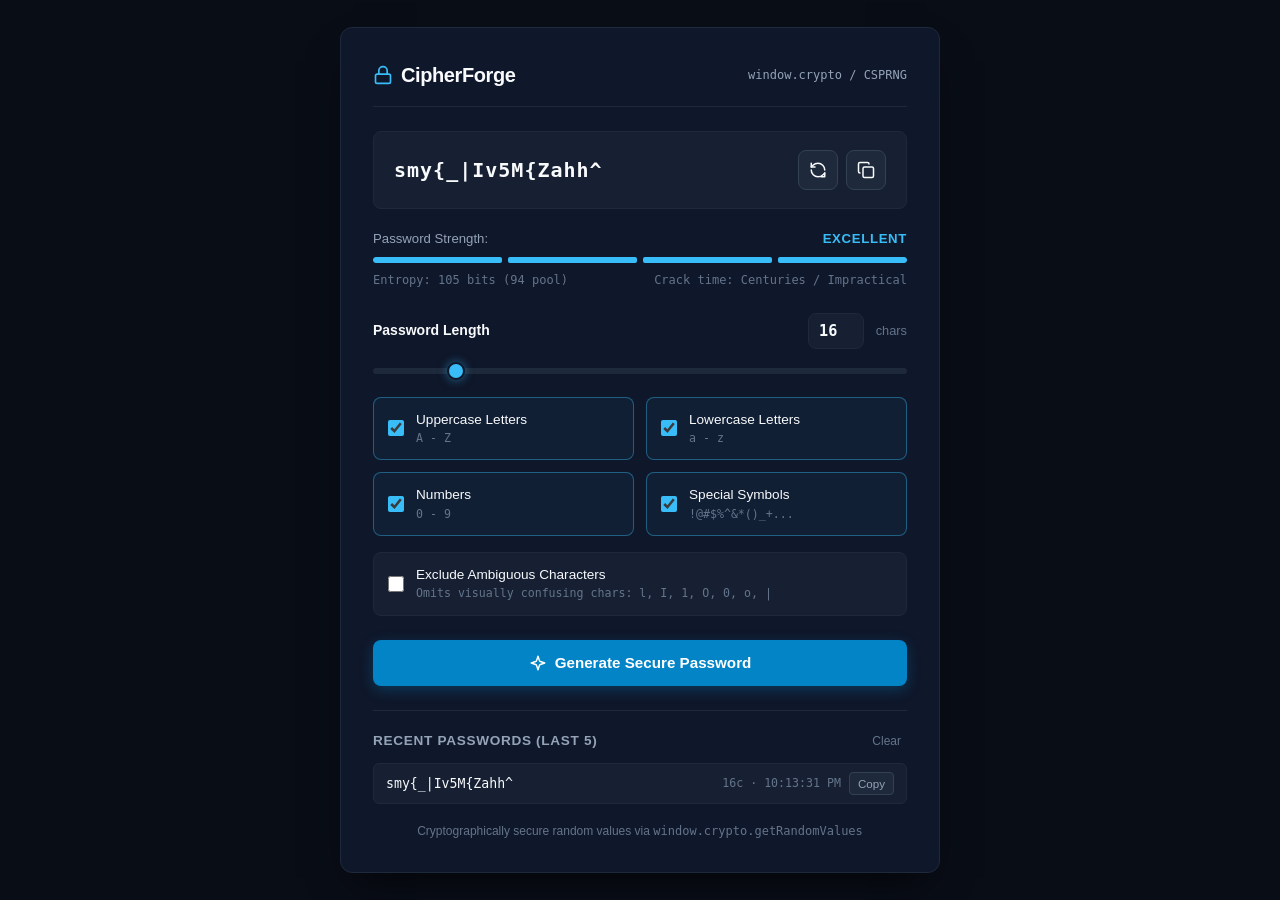
<file: public/password-generator.html>
<!DOCTYPE html>
<html lang="en">
<head>
  <meta charset="UTF-8">
  <meta name="viewport" content="width=device-width, initial-scale=1.0">
  <title>CipherForge — Cryptographic Password Generator</title>
  <meta name="description" content="Production-ready standalone cryptographic password generator powered by window.crypto.getRandomValues().">
  <style>
    :root {
      --bg: #090d16;
      --card-bg: #0f172a;
      --card-border: #1e293b;
      --card-inner: #162032;
      --text: #f8fafc;
      --text-muted: #94a3b8;
      --text-dim: #64748b;
      --primary: #38bdf8;
      --primary-hover: #0284c7;
      --primary-glow: rgba(56, 189, 248, 0.25);
      --success: #10b981;
      --warning: #f59e0b;
      --danger: #ef4444;
      --radius: 12px;
      --radius-sm: 8px;
    }

    * {
      box-sizing: border-box;
      margin: 0;
      padding: 0;
    }

    body {
      font-family: -apple-system, BlinkMacSystemFont, "Segoe UI", Roboto, "Helvetica Neue", Arial, sans-serif;
      background-color: var(--bg);
      color: var(--text);
      min-height: 100vh;
      display: flex;
      flex-direction: column;
      align-items: center;
      justify-content: center;
      padding: 24px 16px;
      line-height: 1.5;
    }

    .container {
      width: 100%;
      max-w: 640px;
      max-width: 600px;
      background: var(--card-bg);
      border: 1px solid var(--card-border);
      border-radius: var(--radius);
      box-shadow: 0 20px 40px -15px rgba(0, 0, 0, 0.7);
      padding: 32px;
      overflow: hidden;
    }

    @media (max-width: 480px) {
      .container {
        padding: 20px 16px;
      }
    }

    /* Header */
    .header {
      display: flex;
      align-items: center;
      justify-content: space-between;
      margin-bottom: 24px;
      padding-bottom: 16px;
      border-bottom: 1px solid var(--card-border);
    }

    .brand-title {
      font-size: 1.25rem;
      font-weight: 700;
      letter-spacing: -0.02em;
      color: var(--text);
      display: flex;
      align-items: center;
      gap: 8px;
    }

    .brand-tag {
      font-size: 0.75rem;
      color: var(--text-muted);
      font-family: ui-monospace, SFMono-Regular, Menlo, Monaco, Consolas, monospace;
    }

    /* Output Display */
    .output-card {
      position: relative;
      background: var(--card-inner);
      border: 1px solid var(--card-border);
      border-radius: var(--radius-sm);
      padding: 18px 20px;
      display: flex;
      align-items: center;
      justify-content: space-between;
      gap: 12px;
      margin-bottom: 20px;
      min-height: 68px;
      transition: border-color 0.2s ease, box-shadow 0.2s ease;
    }

    .output-card:focus-within,
    .output-card.active {
      border-color: var(--primary);
      box-shadow: 0 0 0 1px var(--primary), 0 0 20px var(--primary-glow);
    }

    .password-text {
      font-family: ui-monospace, SFMono-Regular, Menlo, Monaco, Consolas, monospace;
      font-size: 1.25rem;
      font-weight: 600;
      letter-spacing: 0.05em;
      word-break: break-all;
      user-select: all;
      color: var(--text);
      font-variant-numeric: tabular-nums;
    }

    .actions-group {
      display: flex;
      align-items: center;
      gap: 8px;
      flex-shrink: 0;
    }

    .btn-icon {
      background: #1e293b;
      border: 1px solid #334155;
      color: var(--text);
      border-radius: var(--radius-sm);
      width: 40px;
      height: 40px;
      display: inline-flex;
      align-items: center;
      justify-content: center;
      cursor: pointer;
      position: relative;
      transition: all 0.15s ease;
    }

    .btn-icon:hover {
      background: #334155;
      color: #38bdf8;
      border-color: #475569;
    }

    .btn-icon:active {
      transform: scale(0.95);
    }

    /* Tooltip */
    .tooltip {
      position: absolute;
      bottom: calc(100% + 8px);
      left: 50%;
      transform: translateX(-50%);
      background: #0284c7;
      color: #fff;
      font-size: 0.75rem;
      font-weight: 600;
      padding: 4px 8px;
      border-radius: 4px;
      white-space: nowrap;
      pointer-events: none;
      opacity: 0;
      transition: opacity 0.2s ease, transform 0.2s ease;
      box-shadow: 0 4px 12px rgba(0,0,0,0.4);
    }

    .tooltip.visible {
      opacity: 1;
      transform: translateX(-50%) translateY(-2px);
    }

    /* Strength Bar */
    .strength-wrapper {
      margin-bottom: 24px;
    }

    .strength-meta {
      display: flex;
      justify-content: space-between;
      align-items: center;
      font-size: 0.825rem;
      margin-bottom: 8px;
    }

    .strength-label {
      color: var(--text-muted);
    }

    .strength-tier {
      font-weight: 700;
      text-transform: uppercase;
      letter-spacing: 0.05em;
      transition: color 0.2s ease;
    }

    .strength-meter {
      display: grid;
      grid-template-columns: repeat(4, 1fr);
      gap: 6px;
      height: 6px;
      border-radius: 3px;
      overflow: hidden;
      margin-bottom: 8px;
    }

    .meter-segment {
      background: #1e293b;
      border-radius: 2px;
      transition: background-color 0.25s ease;
    }

    .strength-stats {
      display: flex;
      justify-content: space-between;
      font-size: 0.75rem;
      color: var(--text-dim);
      font-family: ui-monospace, SFMono-Regular, Menlo, Monaco, Consolas, monospace;
    }

    /* Controls */
    .control-section {
      display: flex;
      flex-direction: column;
      gap: 16px;
      margin-bottom: 24px;
    }

    .length-header {
      display: flex;
      align-items: center;
      justify-content: space-between;
    }

    .control-label {
      font-size: 0.875rem;
      font-weight: 600;
      color: var(--text);
    }

    .length-inputs {
      display: flex;
      align-items: center;
      gap: 12px;
    }

    .num-input {
      width: 56px;
      height: 36px;
      background: var(--card-inner);
      border: 1px solid var(--card-border);
      border-radius: var(--radius-sm);
      color: var(--text);
      font-family: ui-monospace, SFMono-Regular, Menlo, Monaco, Consolas, monospace;
      font-size: 0.95rem;
      font-weight: 600;
      text-align: center;
      outline: none;
      transition: border-color 0.15s ease;
    }

    .num-input:focus {
      border-color: var(--primary);
    }

    .slider {
      width: 100%;
      height: 6px;
      border-radius: 3px;
      background: #1e293b;
      outline: none;
      -webkit-appearance: none;
      appearance: none;
      cursor: pointer;
    }

    .slider::-webkit-slider-thumb {
      -webkit-appearance: none;
      appearance: none;
      width: 18px;
      height: 18px;
      border-radius: 50%;
      background: var(--primary);
      cursor: pointer;
      box-shadow: 0 0 10px rgba(56, 189, 248, 0.5);
      border: 2px solid #0f172a;
      transition: transform 0.1s ease;
    }

    .slider::-webkit-slider-thumb:hover {
      transform: scale(1.15);
    }

    .options-grid {
      display: grid;
      grid-template-columns: 1fr 1fr;
      gap: 12px;
    }

    @media (max-width: 480px) {
      .options-grid {
        grid-template-columns: 1fr;
      }
    }

    .checkbox-card {
      display: flex;
      align-items: center;
      gap: 12px;
      background: var(--card-inner);
      border: 1px solid var(--card-border);
      border-radius: var(--radius-sm);
      padding: 12px 14px;
      cursor: pointer;
      user-select: none;
      transition: border-color 0.15s ease, background-color 0.15s ease;
    }

    .checkbox-card:hover {
      border-color: #334155;
    }

    .checkbox-card.selected {
      border-color: rgba(56, 189, 248, 0.4);
      background: rgba(56, 189, 248, 0.05);
    }

    .checkbox-card input[type="checkbox"] {
      width: 16px;
      height: 16px;
      accent-color: var(--primary);
      cursor: pointer;
    }

    .checkbox-info {
      display: flex;
      flex-direction: column;
    }

    .checkbox-title {
      font-size: 0.85rem;
      font-weight: 500;
      color: var(--text);
    }

    .checkbox-example {
      font-size: 0.725rem;
      color: var(--text-dim);
      font-family: ui-monospace, SFMono-Regular, Menlo, Monaco, Consolas, monospace;
    }

    /* Main CTA button */
    .btn-generate {
      width: 100%;
      background: #0284c7;
      color: #ffffff;
      border: none;
      border-radius: var(--radius-sm);
      padding: 14px 20px;
      font-size: 0.95rem;
      font-weight: 600;
      cursor: pointer;
      display: flex;
      align-items: center;
      justify-content: center;
      gap: 8px;
      transition: background-color 0.15s ease, transform 0.05s ease, box-shadow 0.15s ease;
      box-shadow: 0 4px 14px rgba(2, 132, 199, 0.3);
      margin-bottom: 24px;
    }

    .btn-generate:hover {
      background: #0369a1;
      box-shadow: 0 6px 20px rgba(2, 132, 199, 0.4);
    }

    .btn-generate:active {
      transform: scale(0.99);
    }

    /* History */
    .history-card {
      border-top: 1px solid var(--card-border);
      padding-top: 20px;
    }

    .history-header {
      display: flex;
      align-items: center;
      justify-content: space-between;
      margin-bottom: 12px;
    }

    .history-title {
      font-size: 0.85rem;
      font-weight: 600;
      color: var(--text-muted);
      text-transform: uppercase;
      letter-spacing: 0.05em;
    }

    .btn-clear {
      background: none;
      border: none;
      color: var(--text-dim);
      font-size: 0.75rem;
      cursor: pointer;
      padding: 2px 6px;
      transition: color 0.15s ease;
    }

    .btn-clear:hover {
      color: var(--danger);
    }

    .history-list {
      list-style: none;
      display: flex;
      flex-direction: column;
      gap: 8px;
    }

    .history-item {
      display: flex;
      align-items: center;
      justify-content: space-between;
      gap: 8px;
      padding: 8px 12px;
      background: var(--card-inner);
      border: 1px solid var(--card-border);
      border-radius: 6px;
      font-size: 0.825rem;
    }

    .history-pw {
      font-family: ui-monospace, SFMono-Regular, Menlo, Monaco, Consolas, monospace;
      color: var(--text);
      overflow: hidden;
      text-overflow: ellipsis;
      white-space: nowrap;
      flex: 1;
    }

    .history-meta {
      font-size: 0.725rem;
      color: var(--text-dim);
      font-family: ui-monospace, SFMono-Regular, Menlo, Monaco, Consolas, monospace;
      white-space: nowrap;
    }

    .btn-copy-sm {
      background: #1e293b;
      border: 1px solid #334155;
      color: var(--text-muted);
      border-radius: 4px;
      padding: 4px 8px;
      font-size: 0.725rem;
      cursor: pointer;
      transition: all 0.15s ease;
    }

    .btn-copy-sm:hover {
      background: #334155;
      color: var(--primary);
    }

    .history-empty {
      text-align: center;
      color: var(--text-dim);
      font-size: 0.8rem;
      padding: 12px 0;
    }

    .footer {
      margin-top: 18px;
      text-align: center;
      font-size: 0.75rem;
      color: var(--text-dim);
    }
  </style>
</head>
<body>

  <main class="container">
    <!-- Header -->
    <header class="header">
      <div class="brand-title">
        <svg width="20" height="20" viewBox="0 0 24 24" fill="none" stroke="currentColor" stroke-width="2" stroke-linecap="round" stroke-linejoin="round" style="color: #38bdf8;">
          <rect width="18" height="11" x="3" y="11" rx="2" ry="2"/>
          <path d="M7 11V7a5 5 0 0 1 10 0v4"/>
        </svg>
        <span>CipherForge</span>
      </div>
      <div class="brand-tag">window.crypto / CSPRNG</div>
    </header>

    <!-- Password Display Output -->
    <div class="output-card" id="outputCard">
      <span class="password-text" id="passwordOutput">Generating...</span>
      <div class="actions-group">
        <button type="button" class="btn-icon" id="btnRefresh" title="Regenerate password (Space or Enter)">
          <svg width="18" height="18" viewBox="0 0 24 24" fill="none" stroke="currentColor" stroke-width="2" stroke-linecap="round" stroke-linejoin="round">
            <path d="M21 12a9 9 0 0 0-9-9 9.75 9.75 0 0 0-6.74 2.74L3 8"/>
            <path d="M3 3v5h5"/>
            <path d="M3 12a9 9 0 0 0 9 9 9.75 9.75 0 0 0 6.74-2.74L21 16"/>
            <path d="M16 21h5v-5"/>
          </svg>
        </button>
        <button type="button" class="btn-icon" id="btnCopy" title="Copy to clipboard">
          <svg width="18" height="18" viewBox="0 0 24 24" fill="none" stroke="currentColor" stroke-width="2" stroke-linecap="round" stroke-linejoin="round" id="copyIcon">
            <rect width="14" height="14" x="8" y="8" rx="2" ry="2"/>
            <path d="M4 16c-1.1 0-2-.9-2-2V4c0-1.1.9-2 2-2h10c1.1 0 2 .9 2 2"/>
          </svg>
          <span class="tooltip" id="copyTooltip">Copied!</span>
        </button>
      </div>
    </div>

    <!-- Strength Evaluation Meter -->
    <div class="strength-wrapper">
      <div class="strength-meta">
        <span class="strength-label">Password Strength:</span>
        <span class="strength-tier" id="strengthTier">Strong</span>
      </div>
      <div class="strength-meter">
        <div class="meter-segment" id="seg1"></div>
        <div class="meter-segment" id="seg2"></div>
        <div class="meter-segment" id="seg3"></div>
        <div class="meter-segment" id="seg4"></div>
      </div>
      <div class="strength-stats">
        <span id="entropyText">Entropy: 0 bits</span>
        <span id="crackTimeText">Crack time: Instant</span>
      </div>
    </div>

    <!-- Controls -->
    <div class="control-section">
      <!-- Length slider and numeric input -->
      <div>
        <div class="length-header" style="margin-bottom: 8px;">
          <label for="lengthInput" class="control-label">Password Length</label>
          <div class="length-inputs">
            <input type="number" id="lengthInput" class="num-input" min="8" max="64" value="16">
            <span style="font-size: 0.8rem; color: var(--text-dim);">chars</span>
          </div>
        </div>
        <input type="range" id="lengthSlider" class="slider" min="8" max="64" value="16">
      </div>

      <!-- Character Sets Checkboxes -->
      <div class="options-grid">
        <label class="checkbox-card selected" id="cardUpper">
          <input type="checkbox" id="chkUpper" checked>
          <div class="checkbox-info">
            <span class="checkbox-title">Uppercase Letters</span>
            <span class="checkbox-example">A - Z</span>
          </div>
        </label>

        <label class="checkbox-card selected" id="cardLower">
          <input type="checkbox" id="chkLower" checked>
          <div class="checkbox-info">
            <span class="checkbox-title">Lowercase Letters</span>
            <span class="checkbox-example">a - z</span>
          </div>
        </label>

        <label class="checkbox-card selected" id="cardNumbers">
          <input type="checkbox" id="chkNumbers" checked>
          <div class="checkbox-info">
            <span class="checkbox-title">Numbers</span>
            <span class="checkbox-example">0 - 9</span>
          </div>
        </label>

        <label class="checkbox-card selected" id="cardSymbols">
          <input type="checkbox" id="chkSymbols" checked>
          <div class="checkbox-info">
            <span class="checkbox-title">Special Symbols</span>
            <span class="checkbox-example">!@#$%^&*()_+...</span>
          </div>
        </label>
      </div>

      <!-- Exclude Ambiguous Checkbox -->
      <label class="checkbox-card" id="cardAmbiguous" style="grid-column: 1 / -1;">
        <input type="checkbox" id="chkAmbiguous">
        <div class="checkbox-info">
          <span class="checkbox-title">Exclude Ambiguous Characters</span>
          <span class="checkbox-example">Omits visually confusing chars: l, I, 1, O, 0, o, |</span>
        </div>
      </label>
    </div>

    <!-- Primary Action Button -->
    <button type="button" class="btn-generate" id="btnGenerate">
      <svg width="18" height="18" viewBox="0 0 24 24" fill="none" stroke="currentColor" stroke-width="2" stroke-linecap="round" stroke-linejoin="round">
        <path d="m12 3-1.912 5.813a2 2 0 0 1-1.275 1.275L3 12l5.813 1.912a2 2 0 0 1 1.275 1.275L12 21l1.912-5.813a2 2 0 0 1 1.275-1.275L21 12l-5.813-1.912a2 2 0 0 1-1.275-1.275L12 3Z"/>
      </svg>
      Generate Secure Password
    </button>

    <!-- History Section -->
    <div class="history-card">
      <div class="history-header">
        <span class="history-title">Recent Passwords (Last 5)</span>
        <button type="button" class="btn-clear" id="btnClearHistory">Clear</button>
      </div>
      <ul class="history-list" id="historyList">
        <li class="history-empty">No recent passwords yet</li>
      </ul>
    </div>

    <div class="footer">
      Cryptographically secure random values via <code>window.crypto.getRandomValues</code>
    </div>
  </main>

  <script>
    (function () {
      'use strict';

      // Character Sets
      const UPPERCASE = 'ABCDEFGHIJKLMNOPQRSTUVWXYZ';
      const LOWERCASE = 'abcdefghijklmnopqrstuvwxyz';
      const NUMBERS = '0123456789';
      const SYMBOLS = '!@#$%^&*()_+-=[]{}|;:,.<>?';
      const AMBIGUOUS = new Set(['l', 'I', '1', 'O', '0', 'o', '|', '`', ';', ':']);

      // DOM Elements
      const passwordOutput = document.getElementById('passwordOutput');
      const lengthSlider = document.getElementById('lengthSlider');
      const lengthInput = document.getElementById('lengthInput');
      const chkUpper = document.getElementById('chkUpper');
      const chkLower = document.getElementById('chkLower');
      const chkNumbers = document.getElementById('chkNumbers');
      const chkSymbols = document.getElementById('chkSymbols');
      const chkAmbiguous = document.getElementById('chkAmbiguous');
      const btnGenerate = document.getElementById('btnGenerate');
      const btnRefresh = document.getElementById('btnRefresh');
      const btnCopy = document.getElementById('btnCopy');
      const copyTooltip = document.getElementById('copyTooltip');
      const strengthTier = document.getElementById('strengthTier');
      const entropyText = document.getElementById('entropyText');
      const crackTimeText = document.getElementById('crackTimeText');
      const seg1 = document.getElementById('seg1');
      const seg2 = document.getElementById('seg2');
      const seg3 = document.getElementById('seg3');
      const seg4 = document.getElementById('seg4');
      const historyList = document.getElementById('historyList');
      const btnClearHistory = document.getElementById('btnClearHistory');

      const segments = [seg1, seg2, seg3, seg4];
      let history = [];
      let currentPassword = '';

      /**
       * Cryptographically secure random integer [0, max - 1]
       * Uses rejection sampling to guarantee 0 modulo bias
       */
      function getSecureRandomInt(max) {
        if (max <= 0) return 0;
        if (max === 1) return 0;

        const limit = Math.floor(0x100000000 / max) * max;
        const buffer = new Uint32Array(1);
        let value;

        do {
          window.crypto.getRandomValues(buffer);
          value = buffer[0];
        } while (value >= limit);

        return value % max;
      }

      function filterPool(chars, excludeAmbiguous) {
        if (!excludeAmbiguous) return chars;
        return chars.split('').filter(ch => !AMBIGUOUS.has(ch)).join('');
      }

      /**
       * Generate secure password
       */
      function generatePassword() {
        const length = parseInt(lengthInput.value, 10) || 16;
        const useUpper = chkUpper.checked;
        const useLower = chkLower.checked;
        const useNumbers = chkNumbers.checked;
        const useSymbols = chkSymbols.checked;
        const excludeAmbiguous = chkAmbiguous.checked;

        // Ensure at least one set is active
        if (!useUpper && !useLower && !useNumbers && !useSymbols) {
          chkLower.checked = true;
          document.getElementById('cardLower').classList.add('selected');
        }

        const pools = [];
        if (chkUpper.checked) {
          const chars = filterPool(UPPERCASE, excludeAmbiguous);
          if (chars.length) pools.push(chars);
        }
        if (chkLower.checked) {
          const chars = filterPool(LOWERCASE, excludeAmbiguous);
          if (chars.length) pools.push(chars);
        }
        if (chkNumbers.checked) {
          const chars = filterPool(NUMBERS, excludeAmbiguous);
          if (chars.length) pools.push(chars);
        }
        if (chkSymbols.checked) {
          const chars = filterPool(SYMBOLS, excludeAmbiguous);
          if (chars.length) pools.push(chars);
        }

        const combinedPool = pools.join('');
        const resultChars = [];

        // Guarantee at least 1 character from each enabled set
        for (const pool of pools) {
          if (resultChars.length < length) {
            const idx = getSecureRandomInt(pool.length);
            resultChars.push(pool[idx]);
          }
        }

        // Fill remaining slots
        while (resultChars.length < length) {
          const idx = getSecureRandomInt(combinedPool.length);
          resultChars.push(combinedPool[idx]);
        }

        // Cryptographic Fisher-Yates shuffle
        for (let i = resultChars.length - 1; i > 0; i--) {
          const j = getSecureRandomInt(i + 1);
          const tmp = resultChars[i];
          resultChars[i] = resultChars[j];
          resultChars[j] = tmp;
        }

        currentPassword = resultChars.join('');
        passwordOutput.textContent = currentPassword;

        updateStrength(currentPassword);
        addToHistory(currentPassword);
      }

      /**
       * Calculate NIST Shannon entropy & crack time
       */
      function updateStrength(password) {
        if (!password) return;

        let pool = 0;
        const hasUpper = /[A-Z]/.test(password);
        const hasLower = /[a-z]/.test(password);
        const hasNum = /[0-9]/.test(password);
        const hasSym = /[^A-Za-z0-9]/.test(password);

        if (hasUpper) pool += 26;
        if (hasLower) pool += 26;
        if (hasNum) pool += 10;
        if (hasSym) pool += 32;

        if (chkAmbiguous.checked) {
          pool = Math.max(10, pool - 8);
        }

        const len = password.length;
        const types = [hasUpper, hasLower, hasNum, hasSym].filter(Boolean).length;
        const entropy = Math.round(len * Math.log2(Math.max(2, pool)));

        let tier = 'Weak';
        let score = 1;
        let color = '#ef4444'; // red

        if (entropy < 45 || len < 10 || types < 2) {
          tier = 'Weak';
          score = 1;
          color = '#ef4444';
        } else if (entropy < 65 || len < 12 || types < 3) {
          tier = 'Fair';
          score = 2;
          color = '#f59e0b';
        } else if (entropy < 85 || len < 16) {
          tier = 'Strong';
          score = 3;
          color = '#10b981';
        } else {
          tier = 'Excellent';
          score = 4;
          color = '#38bdf8';
        }

        strengthTier.textContent = tier;
        strengthTier.style.color = color;
        entropyText.textContent = `Entropy: ${entropy} bits (${pool} pool)`;

        // Update segments
        segments.forEach((seg, idx) => {
          if (idx < score) {
            seg.style.backgroundColor = color;
          } else {
            seg.style.backgroundColor = '#1e293b';
          }
        });

        // Crack time calculation (100 billion guesses/sec)
        const log10Guesses = len * Math.log10(Math.max(2, pool)) - Math.log10(2);
        const log10Seconds = log10Guesses - 11;

        let crackStr = 'Instant';
        if (log10Seconds <= 0) {
          crackStr = 'Instant';
        } else if (log10Seconds < 1.77) {
          crackStr = `${Math.max(1, Math.round(Math.pow(10, log10Seconds)))} seconds`;
        } else if (log10Seconds < 3.55) {
          const mins = Math.round(Math.pow(10, log10Seconds) / 60);
          crackStr = `${mins} min${mins === 1 ? '' : 's'}`;
        } else if (log10Seconds < 4.93) {
          const hrs = Math.round(Math.pow(10, log10Seconds) / 3600);
          crackStr = `${hrs} hour${hrs === 1 ? '' : 's'}`;
        } else if (log10Seconds < 7.49) {
          const days = Math.round(Math.pow(10, log10Seconds) / 86400);
          crackStr = `${days} days`;
        } else if (log10Seconds < 9.49) {
          const yrs = Math.round(Math.pow(10, log10Seconds) / 31536000);
          crackStr = `${yrs} years`;
        } else if (log10Seconds < 13) {
          const myrs = Math.round(Math.pow(10, log10Seconds - 6) / 31.536);
          crackStr = `${myrs.toLocaleString()} million years`;
        } else {
          crackStr = 'Centuries / Impractical';
        }

        crackTimeText.textContent = `Crack time: ${crackStr}`;
      }

      /**
       * Add to history (last 5)
       */
      function addToHistory(pw) {
        if (!pw) return;
        if (history.length > 0 && history[0].password === pw) return;

        history.unshift({
          password: pw,
          timestamp: new Date().toLocaleTimeString([], { hour: '2-digit', minute: '2-digit', second: '2-digit' }),
          length: pw.length
        });

        if (history.length > 5) {
          history = history.slice(0, 5);
        }

        renderHistory();
      }

      function renderHistory() {
        if (history.length === 0) {
          historyList.innerHTML = '<li class="history-empty">No recent passwords yet</li>';
          return;
        }

        historyList.innerHTML = '';
        history.forEach((item, index) => {
          const li = document.createElement('li');
          li.className = 'history-item';

          const pwSpan = document.createElement('span');
          pwSpan.className = 'history-pw';
          pwSpan.textContent = item.password;

          const metaSpan = document.createElement('span');
          metaSpan.className = 'history-meta';
          metaSpan.textContent = `${item.length}c · ${item.timestamp}`;

          const copyBtn = document.createElement('button');
          copyBtn.type = 'button';
          copyBtn.className = 'btn-copy-sm';
          copyBtn.textContent = 'Copy';
          copyBtn.onclick = function () {
            copyText(item.password, copyBtn);
          };

          li.appendChild(pwSpan);
          li.appendChild(metaSpan);
          li.appendChild(copyBtn);
          historyList.appendChild(li);
        });
      }

      /**
       * Copy text with feedback
       */
      function copyText(text, btnElement) {
        if (!navigator.clipboard) {
          // Fallback
          const ta = document.createElement('textarea');
          ta.value = text;
          document.body.appendChild(ta);
          ta.select();
          document.execCommand('copy');
          document.body.removeChild(ta);
          showCopyFeedback(btnElement);
          return;
        }

        navigator.clipboard.writeText(text).then(() => {
          showCopyFeedback(btnElement);
        });
      }

      function showCopyFeedback(btnElement) {
        if (btnElement && btnElement !== btnCopy) {
          const orig = btnElement.textContent;
          btnElement.textContent = 'Copied!';
          btnElement.style.color = '#10b981';
          setTimeout(() => {
            btnElement.textContent = orig;
            btnElement.style.color = '';
          }, 1500);
        } else {
          copyTooltip.classList.add('visible');
          setTimeout(() => {
            copyTooltip.classList.remove('visible');
          }, 1500);
        }
      }

      // Sync slider and numeric input
      function syncLength(val) {
        let num = parseInt(val, 10);
        if (isNaN(num)) num = 16;
        num = Math.max(8, Math.min(64, num));
        lengthSlider.value = num;
        lengthInput.value = num;
        generatePassword();
      }

      lengthSlider.addEventListener('input', (e) => {
        lengthInput.value = e.target.value;
        generatePassword();
      });

      lengthInput.addEventListener('change', (e) => {
        syncLength(e.target.value);
      });

      // Checkbox visual cards sync
      const checkboxCards = [
        { el: chkUpper, card: document.getElementById('cardUpper') },
        { el: chkLower, card: document.getElementById('cardLower') },
        { el: chkNumbers, card: document.getElementById('cardNumbers') },
        { el: chkSymbols, card: document.getElementById('cardSymbols') },
        { el: chkAmbiguous, card: document.getElementById('cardAmbiguous') }
      ];

      checkboxCards.forEach(({ el, card }) => {
        el.addEventListener('change', () => {
          if (el.checked) {
            card.classList.add('selected');
          } else {
            // Guard: ensure at least one of the 4 main sets stays checked
            const anyChecked = chkUpper.checked || chkLower.checked || chkNumbers.checked || chkSymbols.checked;
            if (!anyChecked) {
              el.checked = true;
              return;
            }
            card.classList.remove('selected');
          }
          generatePassword();
        });
      });

      // Actions
      btnGenerate.addEventListener('click', generatePassword);
      btnRefresh.addEventListener('click', generatePassword);
      btnCopy.addEventListener('click', () => copyText(currentPassword, btnCopy));

      btnClearHistory.addEventListener('click', () => {
        history = [];
        renderHistory();
      });

      // Keyboard shortcut: Space or Enter to regenerate when not typing in inputs
      window.addEventListener('keydown', (e) => {
        if (e.target.tagName !== 'INPUT' && (e.code === 'Space' || (e.ctrlKey && e.code === 'KeyG') || (e.metaKey && e.code === 'KeyG'))) {
          e.preventDefault();
          generatePassword();
        }
      });

      // Initial generation
      generatePassword();
    })();
  </script>
</body>
</html>
</file>
